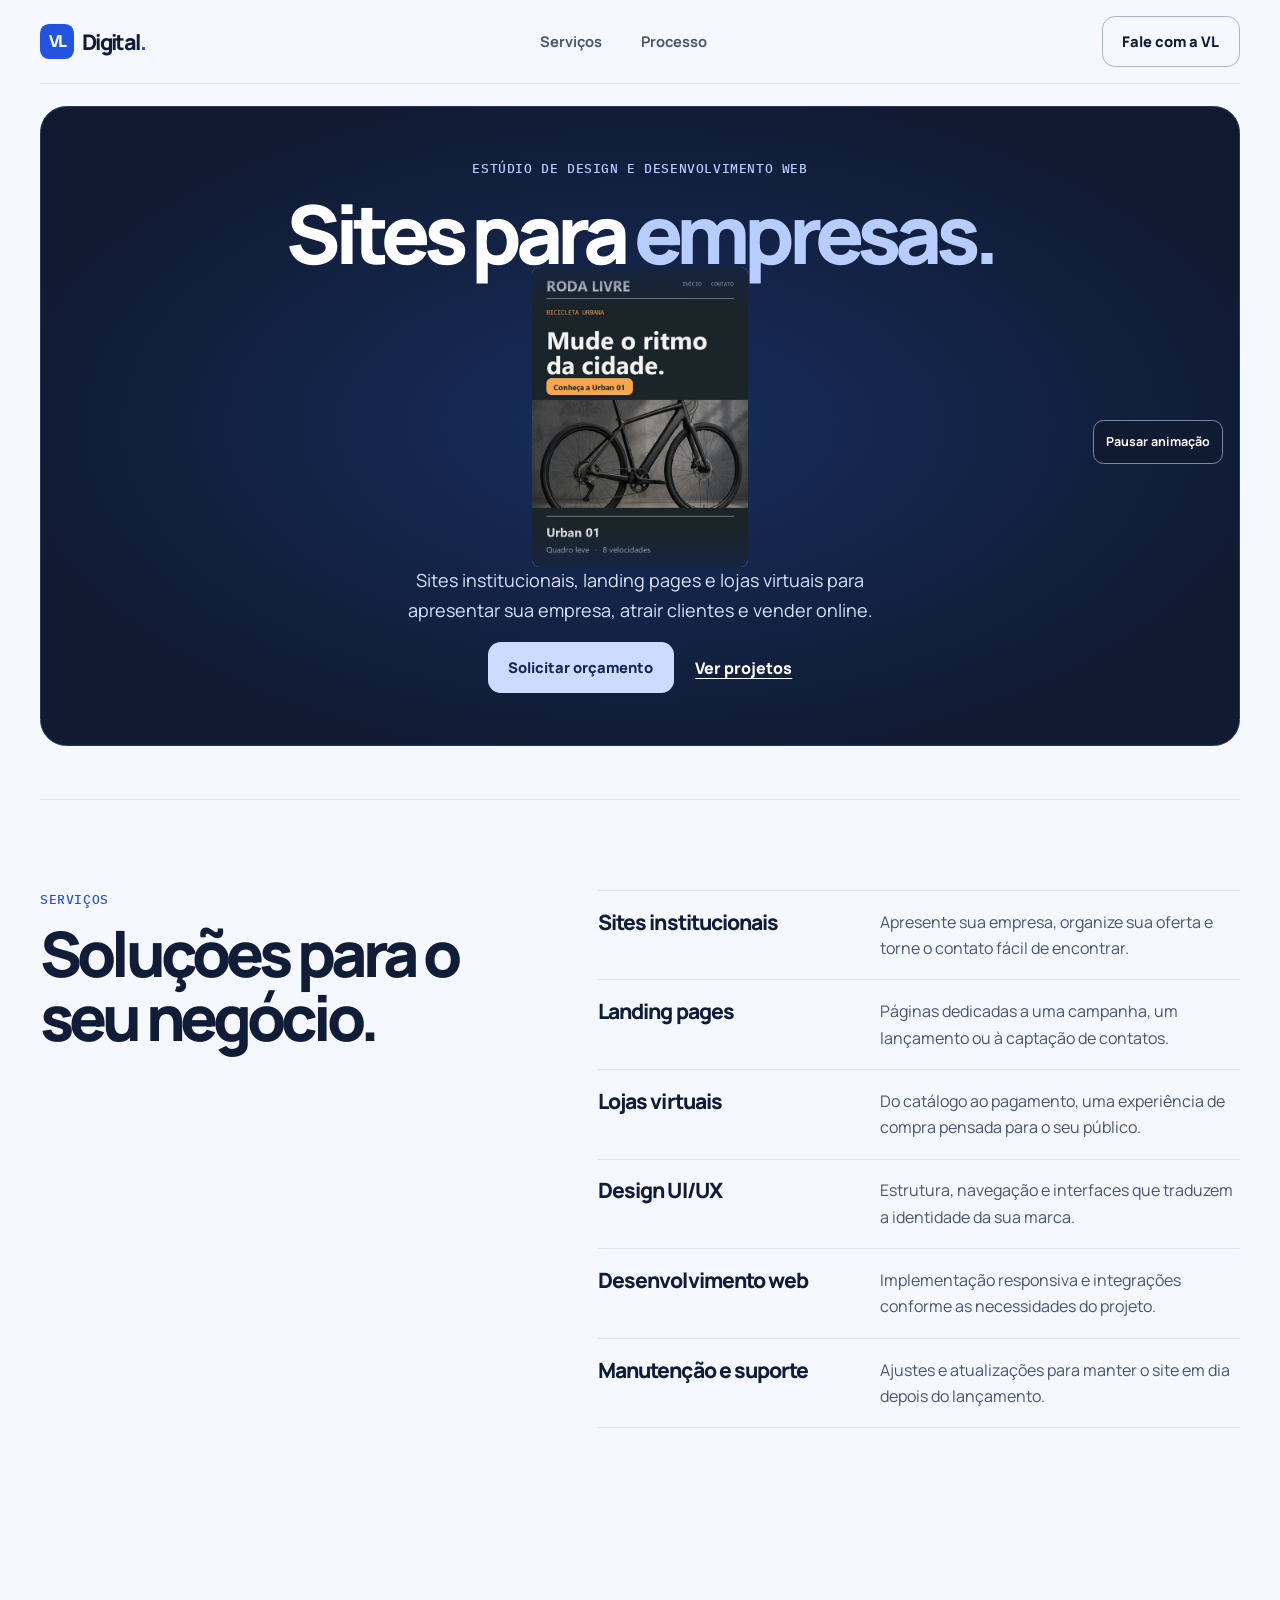
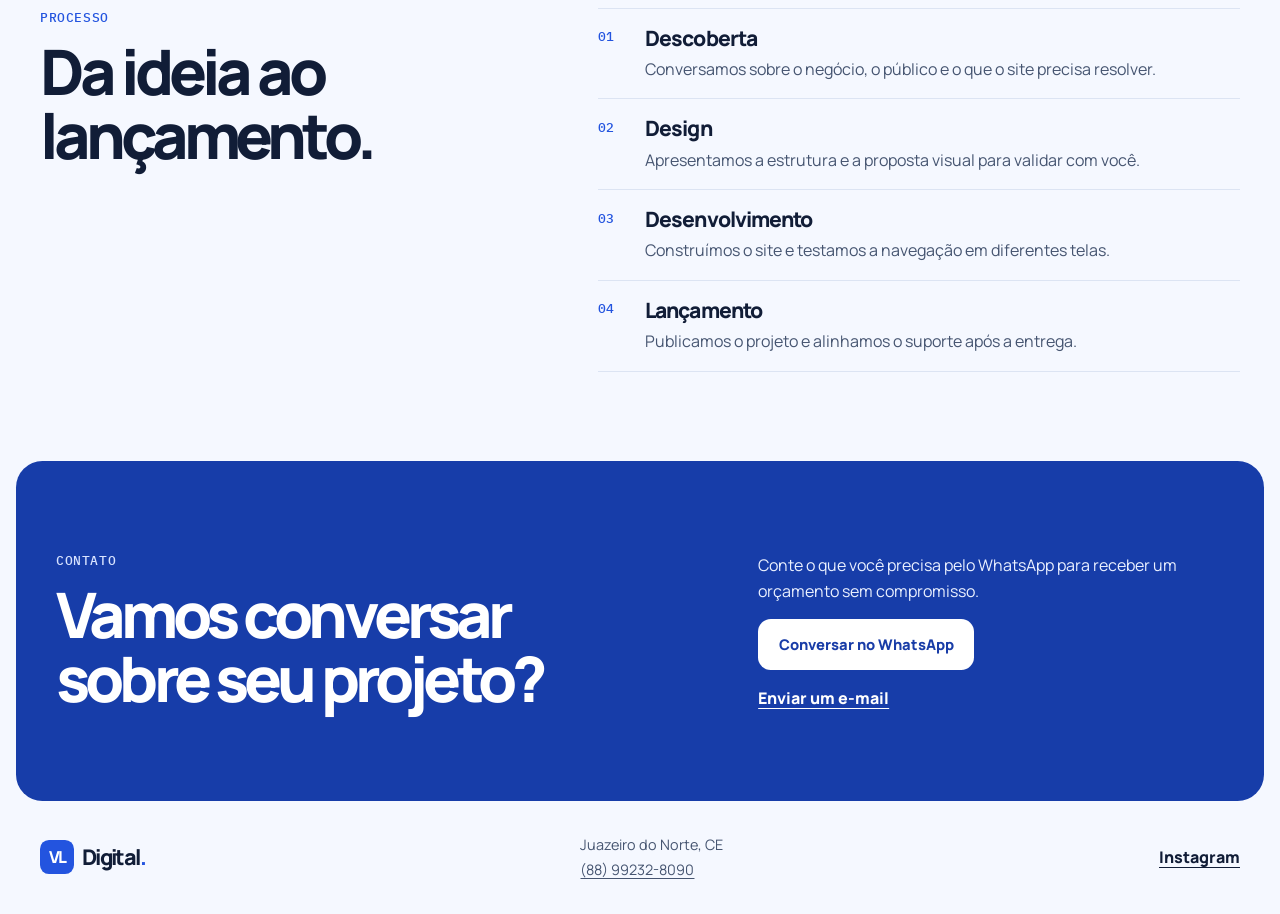
<file: index.html>
<!doctype html>
<html lang="pt-BR">
<head>
  <meta charset="utf-8">
  <meta name="viewport" content="width=device-width, initial-scale=1">
  <meta name="theme-color" content="#f5f8ff">
  <meta name="description" content="A VL Digital cria sites institucionais, landing pages e lojas virtuais em Juazeiro do Norte, Ceará. Conheça os serviços e solicite um orçamento.">
  <title>VL Digital | Design e desenvolvimento web</title>
  <link rel="icon" href="favicon.svg" type="image/svg+xml">
  <link rel="preconnect" href="https://fonts.googleapis.com">
  <link rel="preconnect" href="https://fonts.gstatic.com" crossorigin>
  <link href="https://fonts.googleapis.com/css2?family=Manrope:wght@400..800&family=IBM+Plex+Mono:wght@400;500&display=swap" rel="stylesheet">
  <link rel="stylesheet" href="estilos.css">
  <script src="image-stream-hero.js" defer></script>
</head>
<body id="inicio">
  <a class="skip" href="#conteudo">Ir para o conteúdo</a>
  <header class="site-header">
    <div class="wrap header-inner">
      <a class="brand" href="#inicio" aria-label="VL Digital, início"><span class="brand-icon" aria-hidden="true">VL</span> Digital<span class="brand-dot" aria-hidden="true">.</span></a>
      <nav class="main-nav" aria-label="Navegação principal">
        <a href="#servicos">Serviços</a>
       <!-- <a href="#portfolio">Portfólio</a> --> 
        <a href="#processo">Processo</a>
      </nav>
      <a class="button button-outline" href="#contato">Fale com a VL</a>
    </div>
  </header>

  <main id="conteudo">
    <section class="wrap hero" aria-labelledby="titulo">
      <div class="stream-scene" aria-hidden="true">
        <div class="stream-rails"></div>
      </div>
      <div class="hero-heading">
        <p class="label">Estúdio de design e desenvolvimento web</p>
        <h1 id="titulo">Sites para <em>empresas.</em></h1>
      </div>
      <div class="hero-copy">
        <p class="hero-description">Sites institucionais, landing pages e lojas virtuais para apresentar sua empresa, atrair clientes e vender online.</p>
        <div class="hero-actions">
          <a class="button button-primary" href="#contato">Solicitar orçamento</a>
          <a class="text-link" href="#portfolio">Ver projetos</a>
        </div>
      </div>
      <button class="stream-toggle" type="button" hidden>Pausar animação</button>
    </section>

    <section class="wrap services section" id="servicos" aria-labelledby="servicos-titulo">
      <div class="section-heading">
        <p class="label">Serviços</p>
        <h2 id="servicos-titulo">Soluções para o seu negócio.</h2>
      </div>
      <div class="service-list">
        <article><h3>Sites institucionais</h3><p>Apresente sua empresa, organize sua oferta e torne o contato fácil de encontrar.</p></article>
        <article><h3>Landing pages</h3><p>Páginas dedicadas a uma campanha, um lançamento ou à captação de contatos.</p></article>
        <article><h3>Lojas virtuais</h3><p>Do catálogo ao pagamento, uma experiência de compra pensada para o seu público.</p></article>
        <article><h3>Design UI/UX</h3><p>Estrutura, navegação e interfaces que traduzem a identidade da sua marca.</p></article>
        <article><h3>Desenvolvimento web</h3><p>Implementação responsiva e integrações conforme as necessidades do projeto.</p></article>
        <article><h3>Manutenção e suporte</h3><p>Ajustes e atualizações para manter o site em dia depois do lançamento.</p></article>
      </div>
    </section>

    <!-- <section class="portfolio section" id="portfolio" aria-labelledby="portfolio-titulo">
      <div class="wrap">
        <div class="section-heading">
          <p class="label">Portfólio</p>
          <h2 id="portfolio-titulo">Projetos selecionados.</h2>
        </div>
        <div class="project-grid">
          <article class="project">
            <div class="project-cover tech" aria-hidden="true"><span>Tech<span class="tech-accent">Start</span><small>TECNOLOGIA</small></span></div>
            <div class="project-info"><p class="label">Landing page</p><h3>TechStart</h3><p>Página de captação de contatos para uma startup de tecnologia.</p></div>
          </article>
          <article class="project">
            <div class="project-cover law" aria-hidden="true"><span>Advocacia<em>Silva</em></span></div>
            <div class="project-info"><p class="label">Site institucional</p><h3>Advocacia Silva</h3><p>Apresentação do escritório e espaço para publicar artigos.</p></div>
          </article>
          <article class="project">
            <div class="project-cover shop" aria-hidden="true"><span>MODA<br>URBANA<span class="shop-dot">.</span></span></div>
            <div class="project-info"><p class="label">Loja virtual</p><h3>Moda Urbana</h3><p>Catálogo de roupas e integração de pagamentos.</p></div>
          </article>
        </div>
        <p class="art-note">Capas ilustrativas criadas para esta apresentação.</p>
        <details class="more-projects">
          <summary>Mais projetos</summary>
          <ul>
            <li><strong>FitLife App</strong><span>Landing page para apresentar o aplicativo e direcionar para o download.</span></li>
            <li><strong>Construtora Horizon</strong><span>Site institucional com galeria de empreendimentos e área do cliente.</span></li>
            <li><strong>Relojoaria Premium</strong><span>Loja virtual de relógios com foco na experiência de compra.</span></li>
          </ul>
        </details>
      </div>
    </section> -->
    
    <section class="wrap section process" id="processo" aria-labelledby="processo-titulo">
      <div class="section-heading">
        <p class="label">Processo</p>
        <h2 id="processo-titulo">Da ideia ao lançamento.</h2>
      </div>
      <ol class="steps">
        <li><h3>Descoberta</h3><p>Conversamos sobre o negócio, o público e o que o site precisa resolver.</p></li>
        <li><h3>Design</h3><p>Apresentamos a estrutura e a proposta visual para validar com você.</p></li>
        <li><h3>Desenvolvimento</h3><p>Construímos o site e testamos a navegação em diferentes telas.</p></li>
        <li><h3>Lançamento</h3><p>Publicamos o projeto e alinhamos o suporte após a entrega.</p></li>
      </ol>
    </section>

    <section class="contact" id="contato" aria-labelledby="contato-titulo">
      <div class="wrap contact-inner">
        <div>
          <p class="label">Contato</p>
          <h2 id="contato-titulo">Vamos conversar sobre seu projeto?</h2>
        </div>
        <div class="contact-copy">
          <p>Conte o que você precisa pelo WhatsApp para receber um orçamento sem compromisso.</p>
          <a class="button button-light" href="https://wa.me/5588992328090?text=Ol%C3%A1%21%20Gostaria%20de%20conversar%20sobre%20um%20projeto%20e%20solicitar%20um%20or%C3%A7amento.">Conversar no WhatsApp</a>
          <a class="text-link" href="mailto:mouravinicius39@gmail.com">Enviar um e-mail</a>
        </div>
      </div>
    </section>
  </main>

  <footer class="wrap site-footer">
    <a class="brand" href="#inicio" aria-label="VL Digital, voltar ao início"><span class="brand-icon" aria-hidden="true">VL</span> Digital<span class="brand-dot" aria-hidden="true">.</span></a>
    <address>Juazeiro do Norte, CE <span><a href="tel:+5588992328090">(88) 99232-8090</a></span></address>
    <a class="text-link" href="https://www.instagram.com/_vldigital/">Instagram</a>
  </footer>
</body>
</html>
</file>
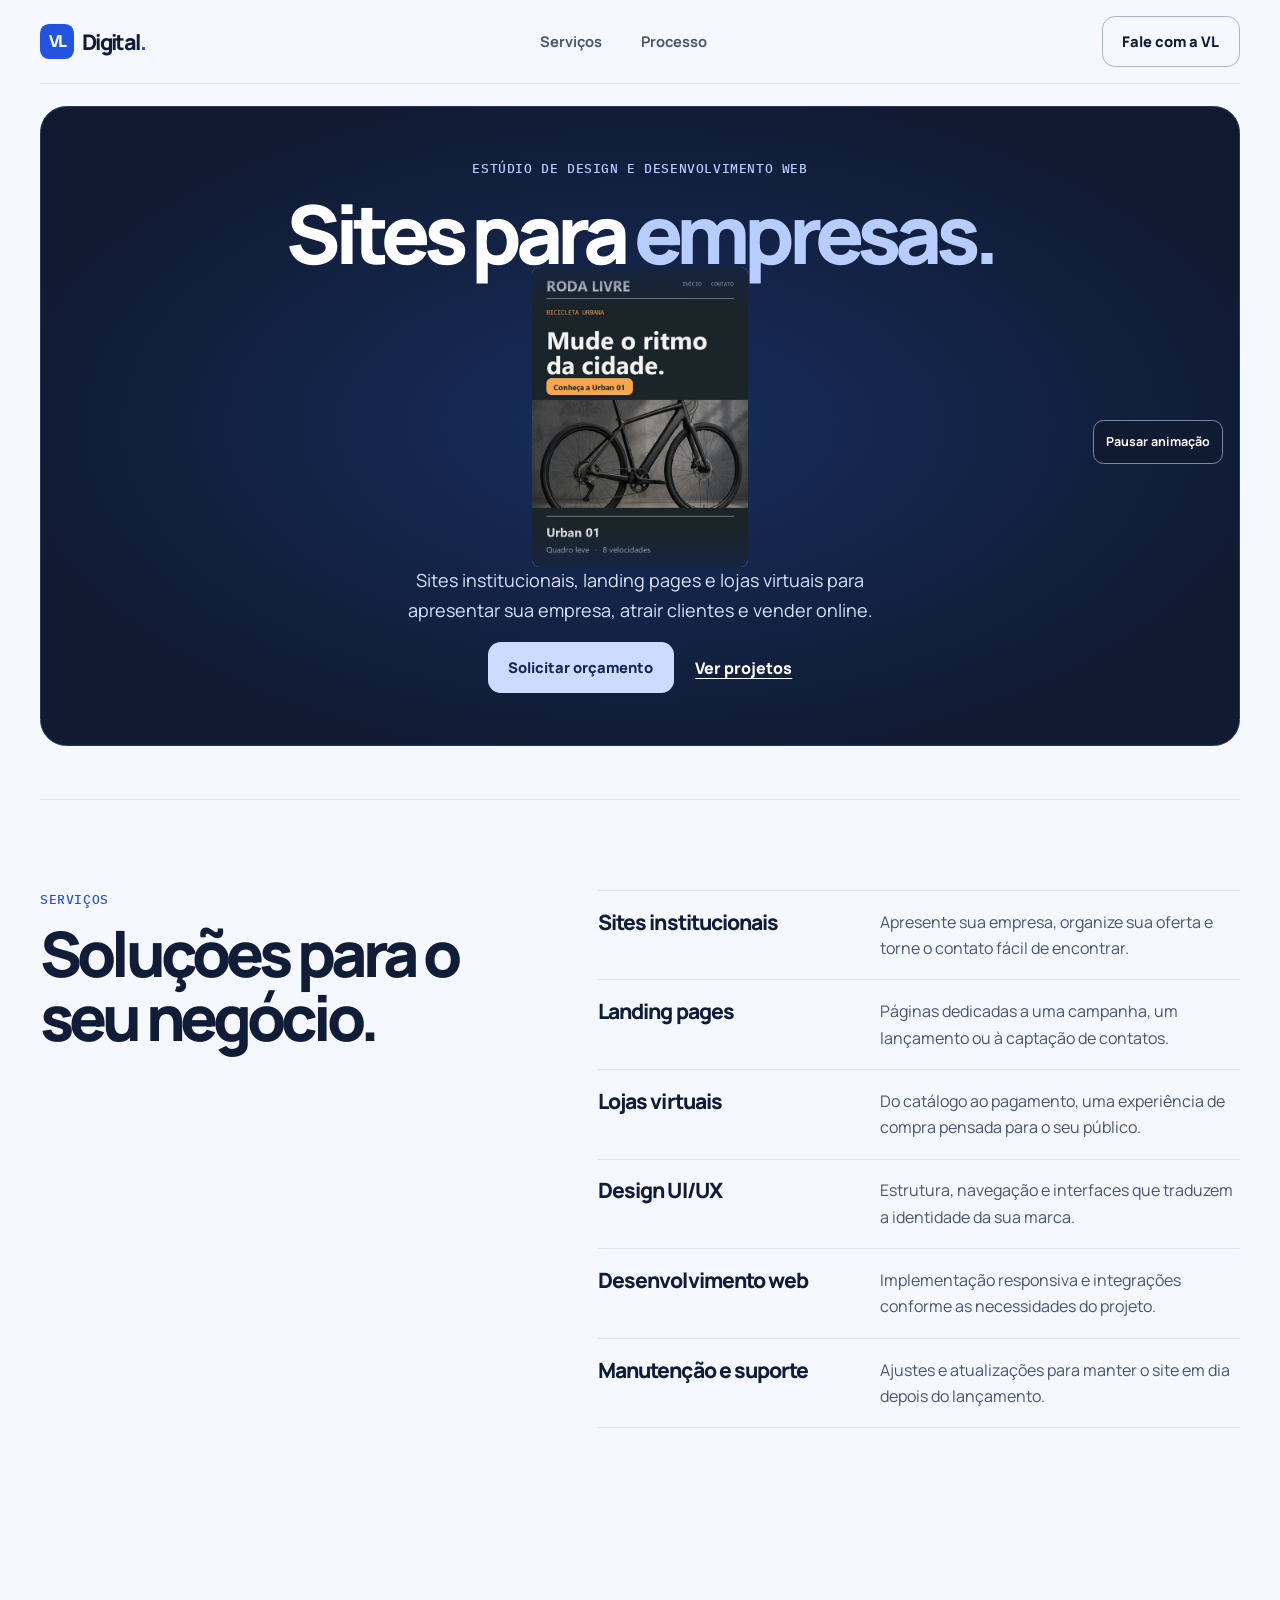
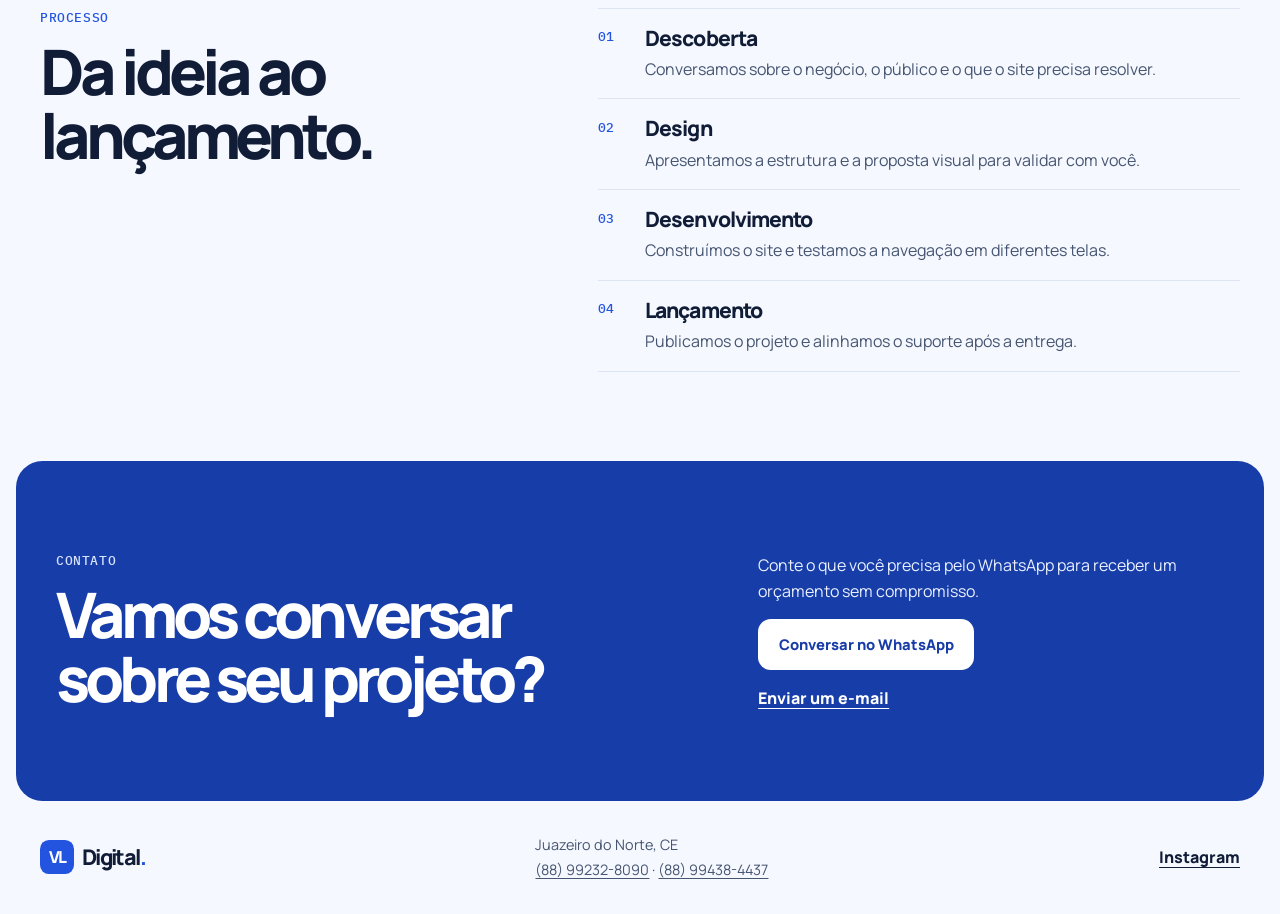
<file: Site-VL-Digital.html>
<!doctype html>
<html lang="pt-BR">
<head>
  <meta charset="utf-8">
  <meta name="viewport" content="width=device-width, initial-scale=1">
  <meta name="theme-color" content="#f5f8ff">
  <meta name="description" content="A VL Digital cria sites institucionais, landing pages e lojas virtuais em Juazeiro do Norte, Ceará. Conheça os serviços e solicite um orçamento.">
  <title>VL Digital | Design e desenvolvimento web</title>
  <link rel="icon" href="favicon.svg" type="image/svg+xml">
  <link rel="preconnect" href="https://fonts.googleapis.com">
  <link rel="preconnect" href="https://fonts.gstatic.com" crossorigin>
  <link href="https://fonts.googleapis.com/css2?family=Manrope:wght@400..800&family=IBM+Plex+Mono:wght@400;500&display=swap" rel="stylesheet">
  <link rel="stylesheet" href="estilos.css">
  <script src="image-stream-hero.js" defer></script>
</head>
<body id="inicio">
  <a class="skip" href="#conteudo">Ir para o conteúdo</a>
  <header class="site-header">
    <div class="wrap header-inner">
      <a class="brand" href="#inicio" aria-label="VL Digital, início"><span class="brand-icon" aria-hidden="true">VL</span> Digital<span class="brand-dot" aria-hidden="true">.</span></a>
      <nav class="main-nav" aria-label="Navegação principal">
        <a href="#servicos">Serviços</a>
        <!-- <a href="#portfolio">Portfólio</a> -->
        <a href="#processo">Processo</a>
      </nav>
      <a class="button button-outline" href="#contato">Fale com a VL</a>
    </div>
  </header>

  <main id="conteudo">
    <section class="wrap hero" aria-labelledby="titulo">
      <div class="stream-scene" aria-hidden="true">
        <div class="stream-rails"></div>
      </div>
      <div class="hero-heading">
        <p class="label">Estúdio de design e desenvolvimento web</p>
        <h1 id="titulo">Sites para <em>empresas.</em></h1>
      </div>
      <div class="hero-copy">
        <p class="hero-description">Sites institucionais, landing pages e lojas virtuais para apresentar sua empresa, atrair clientes e vender online.</p>
        <div class="hero-actions">
          <a class="button button-primary" href="#contato">Solicitar orçamento</a>
          <a class="text-link" href="#portfolio">Ver projetos</a>
        </div>
      </div>
      <button class="stream-toggle" type="button" hidden>Pausar animação</button>
    </section>

    <section class="wrap services section" id="servicos" aria-labelledby="servicos-titulo">
      <div class="section-heading">
        <p class="label">Serviços</p>
        <h2 id="servicos-titulo">Soluções para o seu negócio.</h2>
      </div>
      <div class="service-list">
        <article><h3>Sites institucionais</h3><p>Apresente sua empresa, organize sua oferta e torne o contato fácil de encontrar.</p></article>
        <article><h3>Landing pages</h3><p>Páginas dedicadas a uma campanha, um lançamento ou à captação de contatos.</p></article>
        <article><h3>Lojas virtuais</h3><p>Do catálogo ao pagamento, uma experiência de compra pensada para o seu público.</p></article>
        <article><h3>Design UI/UX</h3><p>Estrutura, navegação e interfaces que traduzem a identidade da sua marca.</p></article>
        <article><h3>Desenvolvimento web</h3><p>Implementação responsiva e integrações conforme as necessidades do projeto.</p></article>
        <article><h3>Manutenção e suporte</h3><p>Ajustes e atualizações para manter o site em dia depois do lançamento.</p></article>
      </div>
    </section>

   <!-- <section class="portfolio section" id="portfolio" aria-labelledby="portfolio-titulo">
      <div class="wrap">
        <div class="section-heading">
          <p class="label">Portfólio</p>
          <h2 id="portfolio-titulo">Projetos selecionados.</h2>
        </div>
        <div class="project-grid">
          <article class="project">
            <div class="project-cover tech" aria-hidden="true"><span>Tech<span class="tech-accent">Start</span><small>TECNOLOGIA</small></span></div>
            <div class="project-info"><p class="label">Landing page</p><h3>TechStart</h3><p>Página de captação de contatos para uma startup de tecnologia.</p></div>
          </article>
          <article class="project">
            <div class="project-cover law" aria-hidden="true"><span>Advocacia<em>Silva</em></span></div>
            <div class="project-info"><p class="label">Site institucional</p><h3>Advocacia Silva</h3><p>Apresentação do escritório e espaço para publicar artigos.</p></div>
          </article>
          <article class="project">
            <div class="project-cover shop" aria-hidden="true"><span>MODA<br>URBANA<span class="shop-dot">.</span></span></div>
            <div class="project-info"><p class="label">Loja virtual</p><h3>Moda Urbana</h3><p>Catálogo de roupas e integração de pagamentos.</p></div>
          </article>
        </div>
        <p class="art-note">Capas ilustrativas criadas para esta apresentação.</p>
        <details class="more-projects">
          <summary>Mais projetos</summary>
          <ul>
            <li><strong>FitLife App</strong><span>Landing page para apresentar o aplicativo e direcionar para o download.</span></li>
            <li><strong>Construtora Horizon</strong><span>Site institucional com galeria de empreendimentos e área do cliente.</span></li>
            <li><strong>Relojoaria Premium</strong><span>Loja virtual de relógios com foco na experiência de compra.</span></li>
          </ul>
        </details>
      </div>
    </section> --> 
    

    <section class="wrap section process" id="processo" aria-labelledby="processo-titulo">
      <div class="section-heading">
        <p class="label">Processo</p>
        <h2 id="processo-titulo">Da ideia ao lançamento.</h2>
      </div>
      <ol class="steps">
        <li><h3>Descoberta</h3><p>Conversamos sobre o negócio, o público e o que o site precisa resolver.</p></li>
        <li><h3>Design</h3><p>Apresentamos a estrutura e a proposta visual para validar com você.</p></li>
        <li><h3>Desenvolvimento</h3><p>Construímos o site e testamos a navegação em diferentes telas.</p></li>
        <li><h3>Lançamento</h3><p>Publicamos o projeto e alinhamos o suporte após a entrega.</p></li>
      </ol>
    </section>

    <section class="contact" id="contato" aria-labelledby="contato-titulo">
      <div class="wrap contact-inner">
        <div>
          <p class="label">Contato</p>
          <h2 id="contato-titulo">Vamos conversar sobre seu projeto?</h2>
        </div>
        <div class="contact-copy">
          <p>Conte o que você precisa pelo WhatsApp para receber um orçamento sem compromisso.</p>
          <a class="button button-light" href="https://wa.me/5588992328090?text=Ol%C3%A1%21%20Gostaria%20de%20conversar%20sobre%20um%20projeto%20e%20solicitar%20um%20or%C3%A7amento.">Conversar no WhatsApp</a>
          <a class="text-link" href="mailto:mouravinicius39@gmail.com">Enviar um e-mail</a>
        </div>
      </div>
    </section>
  </main>

  <footer class="wrap site-footer">
    <a class="brand" href="#inicio" aria-label="VL Digital, voltar ao início"><span class="brand-icon" aria-hidden="true">VL</span> Digital<span class="brand-dot" aria-hidden="true">.</span></a>
    <address>Juazeiro do Norte, CE <span><a href="tel:+5588992328090">(88) 99232-8090</a> · <a href="tel:+5588994384437">(88) 99438-4437</a></span></address>
    <a class="text-link" href="https://www.instagram.com/_vldigital/">Instagram</a>
  </footer>
</body>
</html>
</file>
<file: estilos.css>
:root {
  color-scheme: light;
  --paper: #f5f8ff;
  --ink: #111d37;
  --muted: #465571;
  --line: #dce4f3;
  --blue: #2354df;
  --dark: #101b32;
  --sans: Manrope, "Segoe UI", sans-serif;
  --mono: "IBM Plex Mono", Consolas, monospace;
}
* { box-sizing: border-box; }
html { scroll-padding-top: 1.5rem; }
body { margin: 0; background: var(--paper); color: var(--ink); font: 1rem/1.65 var(--sans); }
h1, h2, h3, p { margin: 0; }
a { color: inherit; }
a:focus-visible, summary:focus-visible { outline: 2px solid currentColor; outline-offset: 5px; }
.wrap { width: min(100% - 5rem, 78rem); margin-inline: auto; }
.skip { position: absolute; z-index: 1; top: .5rem; left: 1rem; padding: .5rem 1rem; background: var(--paper); transform: translateY(-150%); }
.skip:focus { transform: none; }
.header-inner { display: flex; align-items: center; justify-content: space-between; gap: 1.5rem; min-height: 5.25rem; border-bottom: 1px solid var(--line); }
.brand { display: inline-flex; align-items: center; width: max-content; white-space: nowrap; font-size: 1.35rem; font-weight: 800; letter-spacing: -.075em; line-height: 1; text-decoration: none; }
.brand-icon { display: grid; place-items: center; margin-right: .47rem; width: 2.15rem; height: 2.15rem; border-radius: .56rem; background: var(--blue); color: white; font-size: 1.03rem; letter-spacing: -.08em; }
.brand-dot { color: var(--blue); }
.main-nav { display: flex; flex-wrap: wrap; gap: clamp(1rem, 3vw, 2.75rem); }
.main-nav a { color: var(--muted); font-size: .92rem; font-weight: 700; text-decoration: none; }
.button { display: inline-flex; align-items: center; justify-content: center; min-height: 3.2rem; width: max-content; max-width: 100%; padding: .68rem 1.22rem; border: 1px solid transparent; border-radius: .8rem; font-size: .92rem; font-weight: 800; line-height: 1.35; text-align: center; text-decoration: none; transition: background-color 150ms ease, color 150ms ease, transform 150ms cubic-bezier(.23,1,.32,1); }
.button:active { transform: scale(.98); }
.button-outline { border-color: #a6b6d1; }
.button-primary { background: var(--blue); color: white; }
.text-link { width: max-content; font-weight: 800; text-decoration-thickness: 1px; text-underline-offset: .28em; }
.hero {
  position: relative;
  isolation: isolate;
  display: flex;
  flex-direction: column;
  justify-content: space-between;
  min-height: clamp(34rem, 50vw, 42rem);
  margin-block: 1.4rem 3.3rem;
  padding: clamp(1.65rem, 4vw, 3.35rem) 1.5rem 3.25rem;
  overflow: hidden;
  border: 1px solid #25375c;
  border-radius: 1.65rem;
  background: radial-gradient(ellipse at center, #172d5e, #101b32 76%);
  color: white;
  text-align: center;
}
.hero-heading, .hero-copy, .stream-toggle { position: relative; z-index: 1; }
.label { color: var(--blue); font: 500 .82rem/1.5 var(--mono); letter-spacing: .045em; text-transform: uppercase; }
.hero .label { margin-bottom: .85rem; color: #b7cbff; }
h1, h2, h3 { font-weight: 800; }
h1 { margin-inline: auto; max-width: 18ch; font-size: clamp(2.7rem, 6.35vw, 5.6rem); line-height: 1; letter-spacing: -.075em; text-wrap: balance; }
h1 em { color: #b7ccff; font-style: normal; }
.hero-description { max-width: 33rem; margin-inline: auto; color: #d9e4fb; font-size: clamp(1rem, 1.45vw, 1.125rem); }
.hero-actions { display: flex; align-items: center; justify-content: center; flex-wrap: wrap; gap: .7rem 1.35rem; margin-top: 1.05rem; }
.hero .button-primary { background: #ccdbff; color: #142653; }
.stream-scene {
  position: absolute;
  inset: 22% 0 25%;
  container-type: inline-size;
  perspective: 30cqw;
  overflow: hidden;
  pointer-events: none;
  mask-image: linear-gradient(to bottom, transparent, black 18%, black 82%, transparent);
}
.stream-rails { position: absolute; inset: 0; perspective: 30cqw; perspective-origin: 50% 50%; }
.stream-rails > div { position: absolute; inset: 0; transform-style: preserve-3d; }
.stream-card {
  position: absolute;
  left: 50%;
  top: 50%;
  width: 18cqw;
  height: 25cqw;
  margin: -12.5cqw 0 0 -9cqw;
  overflow: hidden;
  border-radius: .65cqw;
  background: #4260a1;
  backface-visibility: hidden;
  animation: var(--stream-path) 24s linear infinite;
  animation-delay: var(--stream-offset);
}
.stream-card img { display: block; width: 100%; height: 100%; object-fit: cover; }
.stream-toggle {
  position: absolute;
  right: 1rem;
  top: 49%;
  min-height: 2.75rem;
  padding: .45rem .75rem;
  border: 1px solid #7788ac;
  border-radius: .65rem;
  background: #101b32;
  color: white;
  font: 700 .78rem/1.2 var(--sans);
  cursor: pointer;
}
.stream-caption { position: absolute; inset-inline: 1rem; bottom: .65rem; color: #bdcbe8; font-size: .8rem; }
.stream-toggle:focus-visible { outline: 2px solid white; outline-offset: 3px; }
.hero.is-paused .stream-card { animation-play-state: paused; }
@media (prefers-reduced-motion: reduce) {
  .stream-card { animation-play-state: paused; }
  .stream-toggle { display: none; }
}
.section { padding-block: clamp(3.5rem, 7vw, 6.5rem); }
.services, .process { display: grid; grid-template-columns: 1fr 1.37fr; gap: 2.2rem clamp(2rem, 7vw, 7rem); }
.services { border-top: 1px solid var(--line); }
.section-heading .label, .contact .label { margin-bottom: .8rem; }
h2 { font-size: clamp(2.5rem, 4.9vw, 4.9rem); line-height: 1.02; letter-spacing: -.077em; text-wrap: balance; }
.services h2, .process h2 { text-wrap: initial; max-width: 12ch; }
.service-list article { display: grid; grid-template-columns: minmax(8.5rem, .85fr) 1.15fr; gap: .3rem 1rem; padding: 1.12rem 0; border-top: 1px solid var(--line); }
.service-list article:last-child { border-bottom: 1px solid var(--line); }
h3 { font-size: clamp(1.13rem, 1.65vw, 1.42rem); line-height: 1.22; letter-spacing: -.045em; }
.service-list p, .steps p { color: var(--muted); }
.portfolio { background: var(--dark); color: var(--paper); }
.portfolio .label { color: #b4c8ff; }
.project-grid { display: grid; grid-template-columns: repeat(3, minmax(0, 1fr)); gap: clamp(1rem, 2.4vw, 2rem); margin-top: 2.4rem; }
.project-cover { border-radius: 1.1rem; display: grid; place-items: center; min-height: 13rem; aspect-ratio: 1.55; padding: 1rem; overflow: hidden; }
.project-cover > span { font-weight: 800; line-height: 1; }
.tech { background: #151e35; color: #edf4ff; }
.tech > span { padding: .9rem .8rem; border: 1px solid #6f80a5; font-size: clamp(1.65rem, 3.3vw, 3.1rem); letter-spacing: -.07em; }
.tech-accent { color: #b4c9ff; }
.tech small { display: block; margin-top: .5rem; font: 400 .65rem var(--mono); letter-spacing: .14em; }
.law { background: #d9d4bd; color: #343727; }
.law > span { font: 1.45rem/1 Georgia, serif; text-align: center; }
.law em { display: block; font-size: clamp(2.9rem, 6vw, 5.2rem); letter-spacing: -.09em; }
.shop { background: #bdcb87; color: #242922; }
.shop > span { font-size: clamp(2rem, 4.3vw, 4.45rem); font-weight: 800; letter-spacing: -.095em; line-height: .85; }
.shop-dot { color: #6d352d; }
.project-info { padding-top: 1rem; }
.project-info h3 { margin-block: .32rem .5rem; }
.project-info > p:last-child, .art-note, .more-projects li span { color: #c3cee3; }
.art-note { margin-top: 1.55rem; font-size: .875rem; }
.more-projects { margin-top: 1.8rem; padding-inline: 1rem; border: 1px solid #43536f; border-radius: .85rem; }
.more-projects summary { cursor: pointer; padding-block: .95rem; font-weight: 800; }
.more-projects ul { padding: 0; margin: 0 0 1rem; list-style: none; }
.more-projects li { display: grid; grid-template-columns: minmax(10rem, .42fr) 1fr; gap: .15rem 1rem; border-top: 1px solid #354764; padding-block: .85rem; }
.steps { counter-reset: step; list-style: none; padding: 0; margin: 0; }
.steps li { counter-increment: step; display: grid; grid-template-columns: 2.4rem 1fr; column-gap: .55rem; row-gap: .35rem; border-top: 1px solid var(--line); padding-block: 1rem; }
.steps li:last-child { border-bottom: 1px solid var(--line); }
.steps li::before { content: counter(step, decimal-leading-zero); grid-row: span 2; padding-top: .1rem; color: var(--blue); font: 500 .83rem/1.6 var(--mono); }
.contact { width: min(100% - 2rem, 83rem); margin-inline: auto; border-radius: 1.65rem; background: #173da9; color: white; padding-block: clamp(3.5rem, 7vw, 6rem); }
.contact-inner { display: grid; grid-template-columns: 1.37fr 1fr; align-items: end; gap: 1.7rem 4rem; }
.contact .label { color: #d8e3ff; }
.contact h2 { max-width: 13ch; text-wrap: initial; }
.contact-copy { display: grid; justify-items: start; gap: .9rem; }
.contact-copy p { max-width: 27rem; color: #ebf1ff; }
.button-light { background: white; color: #183ca7; }
.site-footer { display: flex; align-items: center; flex-wrap: wrap; justify-content: space-between; padding-block: 2rem; gap: 1rem 2rem; }
.site-footer address { display: grid; gap: .1rem; color: var(--muted); font-style: normal; font-size: .9rem; }
.site-footer address a { display: inline-block; text-underline-offset: .2em; }
@media (hover: hover) and (pointer: fine) {
  .button-outline:hover { background: var(--ink); color: white; }
  .button-primary:hover { background: #1941b7; }
  .button-light:hover { background: #e3ecff; }
  .main-nav a:hover { color: var(--blue); }
  .hero .button-primary:hover { background: #ecf2ff; }
  .text-link:hover { text-decoration-thickness: 2px; }
}
@media (max-width: 60rem) {
  .wrap { width: calc(100% - 3rem); }


  .services, .process { grid-template-columns: .9fr 1.25fr; gap: 2.25rem; }
}
@media (max-width: 45rem) {
  .wrap { width: calc(100% - 2rem); }
  .header-inner { flex-wrap: wrap; gap: .1rem 1rem; padding-block: .65rem .3rem; }
  .header-inner .button { min-height: 2.75rem; padding-inline: .72rem; }
  .main-nav { order: 3; width: 100%; gap: 0 1.6rem; }
  .main-nav a { display: flex; align-items: center; min-height: 2.75rem; }
  .services, .process, .contact-inner { grid-template-columns: 1fr; }
  .hero { min-height: 34rem; margin-block: 1rem 2.45rem; padding: 1.45rem 1rem 2.65rem; border-radius: 1.2rem; }
  .stream-scene { inset: 23% -30% 33%; }
  .stream-toggle { top: 59%; right: .55rem; }
  .contact { border-radius: 1.2rem; }
  .contact-inner { width: calc(100% - 2rem); }
  h1 { font-size: clamp(2.6rem, 10vw, 4rem); }

  .services h2, .process h2 { max-width: 16ch; }
  .project-grid { grid-template-columns: 1fr; gap: 2rem; }
  .project-cover { min-height: 0; }
  .tech > span { font-size: 2.5rem; }
  .law em, .shop > span { font-size: 3.7rem; }
}
@media (max-width: 25rem) {
  .hero { padding-bottom: 3.2rem; }
  .stream-toggle { top: auto; right: .65rem; bottom: .65rem; min-height: 2rem; padding: .4rem .5rem; }
  .stream-caption { left: .7rem; right: auto; bottom: .9rem; }
  .service-list article, .more-projects li { grid-template-columns: 1fr; }
}
@media (prefers-reduced-motion: reduce) {
  .button { transition-property: background-color, color; }
  .button:active { transform: none; }
}
</file>
